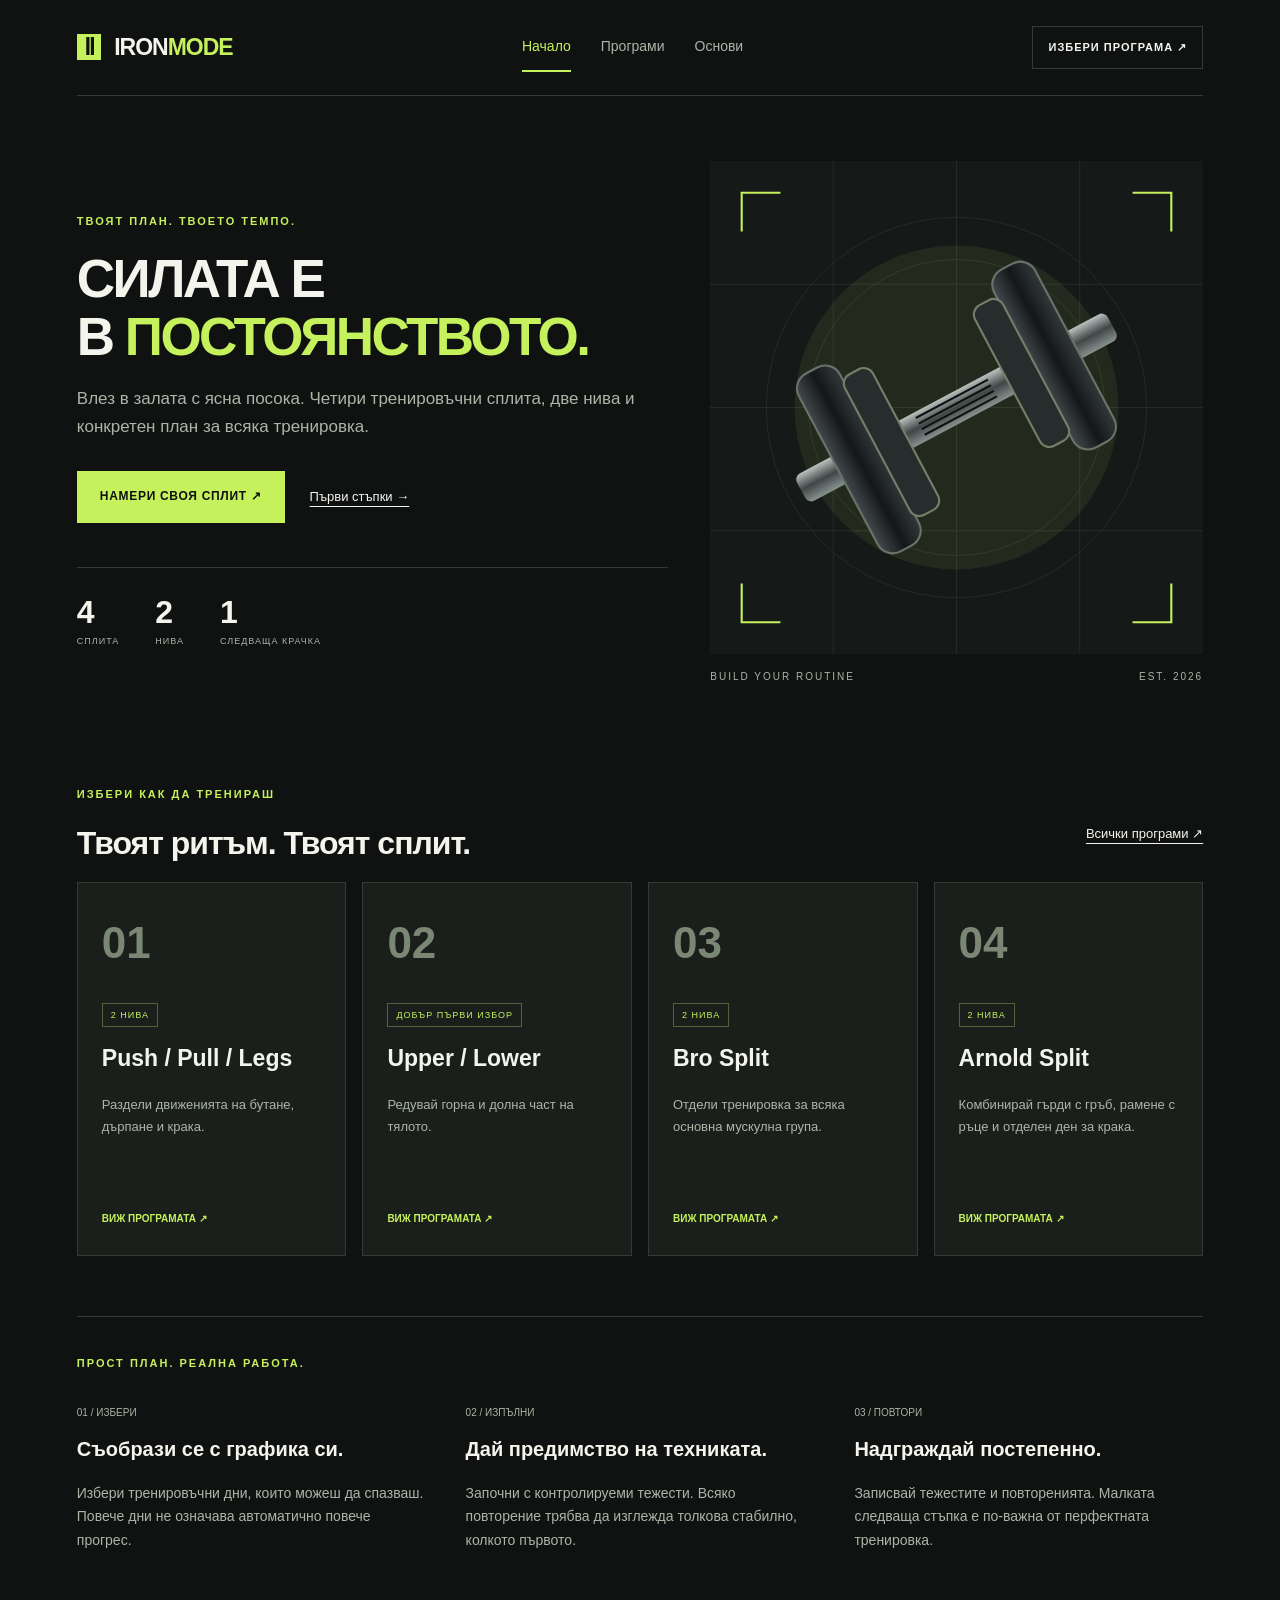
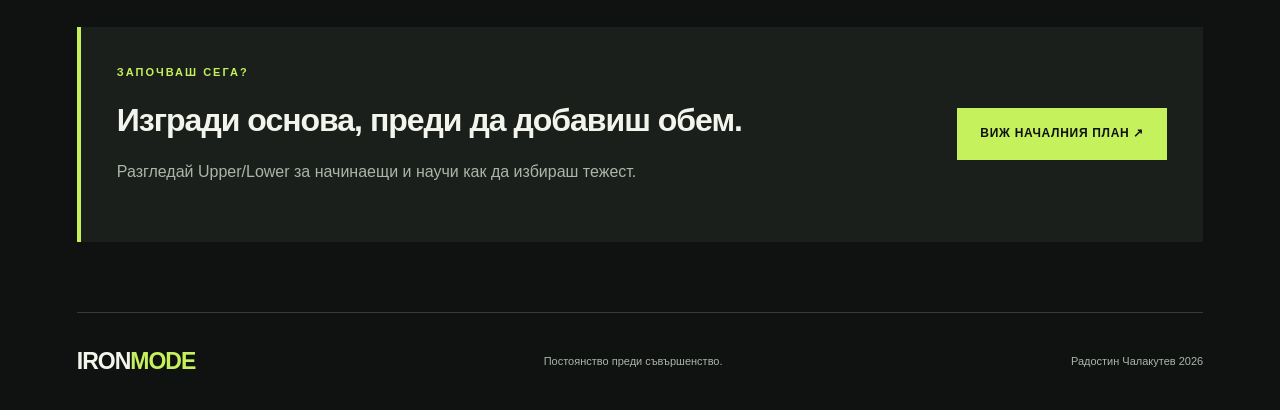
<file: index.html>
<!DOCTYPE html>
<html lang="bg">
<head>
    <meta charset="utf-8">
    <meta name="viewport" content="width=device-width, initial-scale=1">
    <meta name="description"
          content="IRON MODE: примерни фитнес програми PPL, Upper/Lower, Bro Split и Arnold Split за начинаещи и средно напреднали.">
    <title>Начало | IRON MODE</title>
    <link rel="stylesheet" href="styles.css">
    <script src="script.js" defer></script>
</head>
<body>
<a class="skip" href="#main">Към съдържанието</a>
<header class="header wrap"><a href="index.html" class="brand" aria-label="IRON MODE — начало"><span class="logo"
                                                                                                     aria-hidden="true">Ⅱ</span>
    IRON<span>MODE</span></a>
    <nav aria-label="Основна навигация"><a href="index.html" aria-current="page">Начало</a><a href="routes.html">Програми</a><a
            href="prepare.html">Основи</a></nav>
    <a class="header-cta" href="routes.html">ИЗБЕРИ ПРОГРАМА ↗</a></header>
<main id="main">
    <section class="hero wrap">
        <div><p class="eyebrow">ТВОЯТ ПЛАН. ТВОЕТО ТЕМПО.</p>
            <h1>СИЛАТА Е<br>В <em>ПОСТОЯНСТВОТО.</em></h1>
            <p class="lead">Влез в залата с ясна посока. Четири тренировъчни сплита, две нива и конкретен план за всяка
                тренировка.</p>
            <div class="actions"><a class="button" href="routes.html">НАМЕРИ СВОЯ СПЛИТ ↗</a><a class="text-link"
                                                                                                href="prepare.html">Първи
                стъпки →</a></div>
            <div class="hero-stats">
                <span><strong>4</strong> СПЛИТА</span><span><strong>2</strong> НИВА</span><span><strong>1</strong> СЛЕДВАЩА КРАЧКА</span>
            </div>
        </div>
        <figure class="hero-art"><img src="iron.svg" alt="Стилизирана метална гира върху тъмен фон със зелени акценти">
            <figcaption><span>BUILD YOUR ROUTINE</span><span>EST. 2026</span></figcaption>
        </figure>
    </section>
    <section class="wrap section">
        <div class="section-heading">
            <div><p class="eyebrow">ИЗБЕРИ КАК ДА ТРЕНИРАШ</p>
                <h2>Твоят ритъм. Твоят сплит.</h2></div>
            <a class="text-link" href="routes.html">Всички програми ↗</a></div>
        <div class="card-grid"><a class="split-card" href="routes.html?split=ppl"><span
                class="card-number">01</span><span class="tag">2 НИВА</span>
            <h3>Push / Pull / Legs</h3>
            <p>Раздели движенията на бутане, дърпане и крака.</p><span class="card-link">ВИЖ ПРОГРАМАТА ↗</span></a><a
                class="split-card" href="routes.html?split=upper"><span class="card-number">02</span><span class="tag">ДОБЪР ПЪРВИ ИЗБОР</span>
            <h3>Upper / Lower</h3>
            <p>Редувай горна и долна част на тялото.</p><span class="card-link">ВИЖ ПРОГРАМАТА ↗</span></a><a
                class="split-card" href="routes.html?split=bro"><span class="card-number">03</span><span class="tag">2 НИВА</span>
            <h3>Bro Split</h3>
            <p>Отдели тренировка за всяка основна мускулна група.</p><span class="card-link">ВИЖ ПРОГРАМАТА ↗</span></a><a
                class="split-card" href="routes.html?split=arnold"><span class="card-number">04</span><span class="tag">2 НИВА</span>
            <h3>Arnold Split</h3>
            <p>Комбинирай гърди с гръб, рамене с ръце и отделен ден за крака.</p><span class="card-link">ВИЖ ПРОГРАМАТА ↗</span></a>
        </div>
    </section>
    <section class="principles wrap"><h2 class="eyebrow">ПРОСТ ПЛАН. РЕАЛНА РАБОТА.</h2>
        <div class="three">
            <article><span>01 / ИЗБЕРИ</span>
                <h3>Съобрази се с графика си.</h3>
                <p>Избери тренировъчни дни, които можеш да спазваш. Повече дни не означава автоматично повече
                    прогрес.</p></article>
            <article><span>02 / ИЗПЪЛНИ</span>
                <h3>Дай предимство на техниката.</h3>
                <p>Започни с контролируеми тежести. Всяко повторение трябва да изглежда толкова стабилно, колкото
                    първото.</p></article>
            <article><span>03 / ПОВТОРИ</span>
                <h3>Надграждай постепенно.</h3>
                <p>Записвай тежестите и повторенията. Малката следваща стъпка е по-важна от перфектната тренировка.</p>
            </article>
        </div>
    </section>
    <aside class="callout wrap">
        <div><p class="eyebrow">ЗАПОЧВАШ СЕГА?</p>
            <h2>Изгради основа, преди да добавиш обем.</h2>
            <p>Разгледай Upper/Lower за начинаещи и научи как да избираш тежест.</p></div>
        <a class="button" href="routes.html?split=upper&amp;level=beginner">ВИЖ НАЧАЛНИЯ ПЛАН ↗</a></aside>
</main>
<footer class="footer wrap"><a href="index.html" class="brand">IRON<span>MODE</span></a>
    <p>Постоянство преди съвършенство.</p><small>Радостин Чалакутев 2026</small></footer>
</body>
</html>
</file>
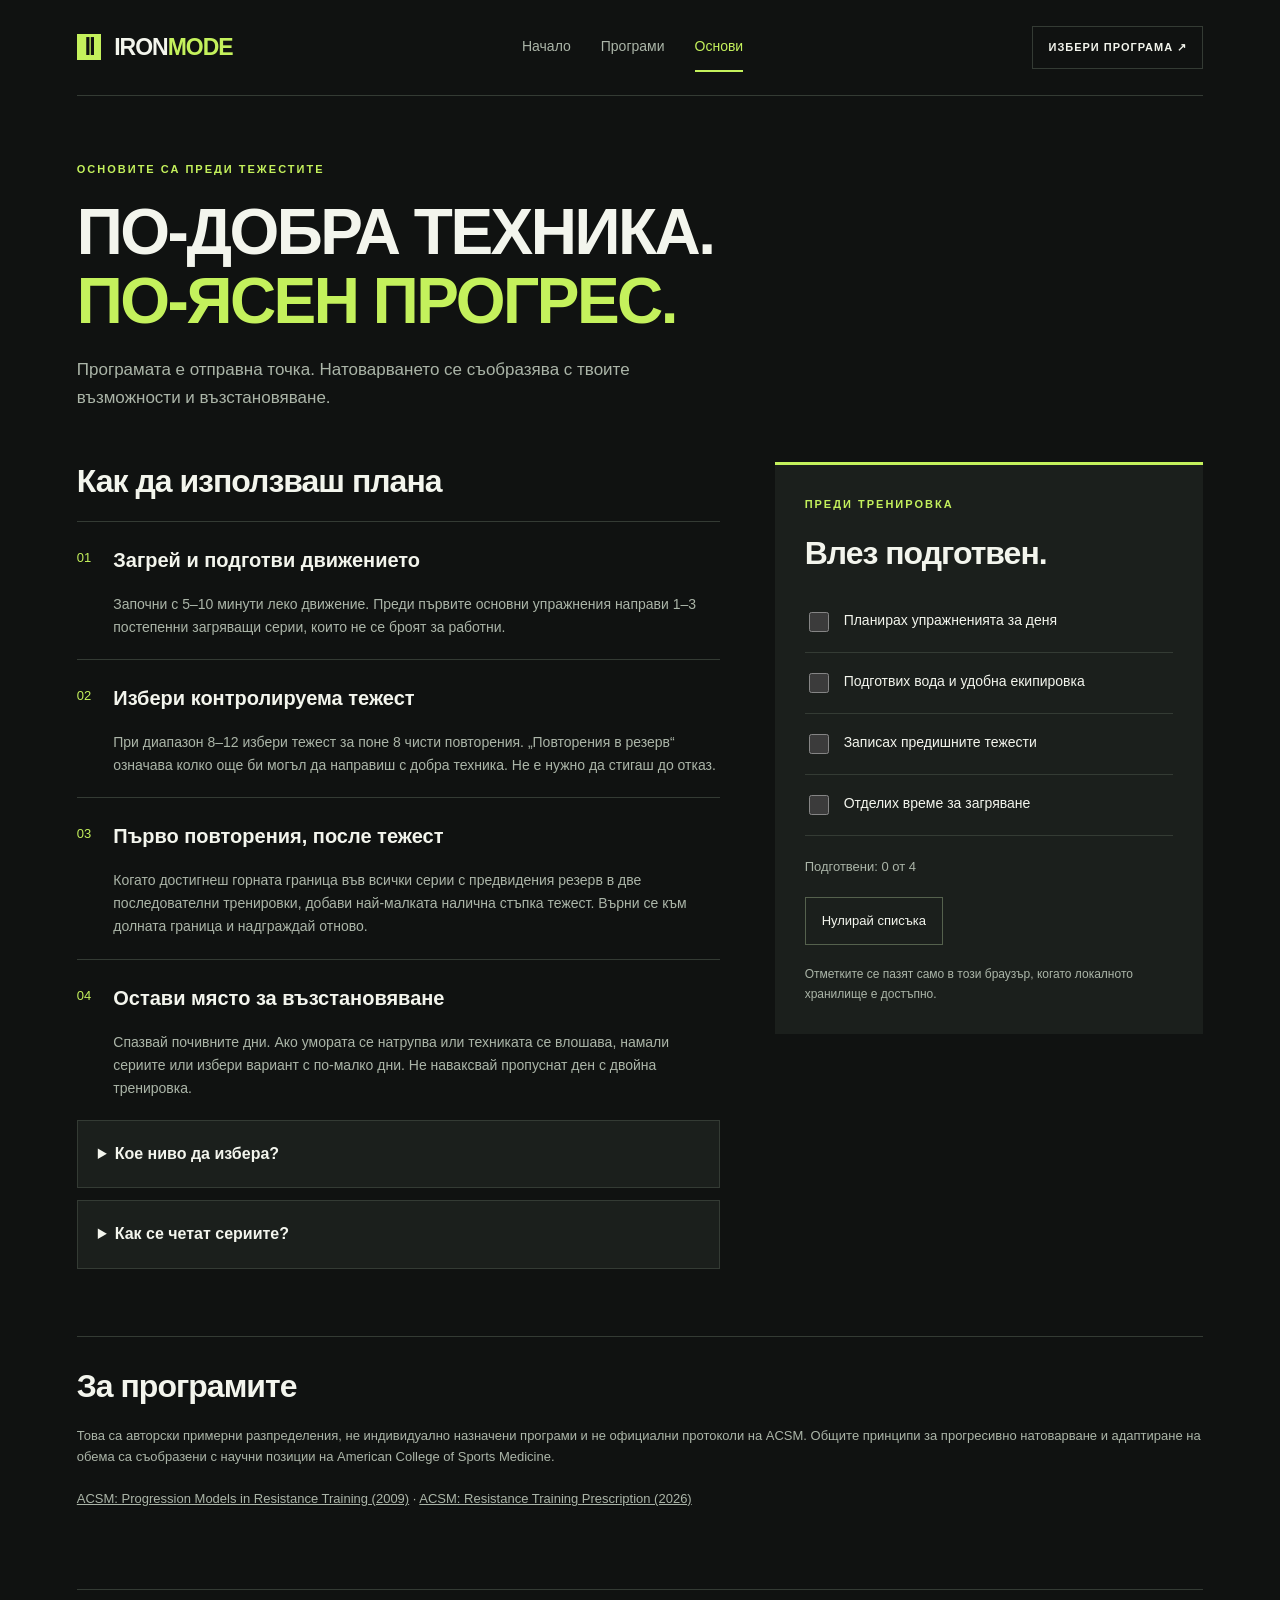
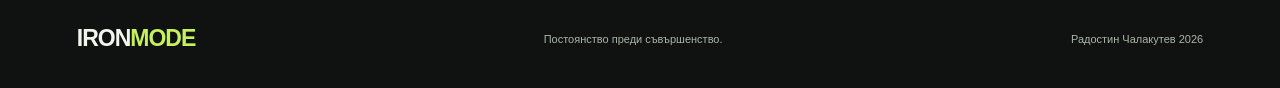
<file: prepare.html>
<!DOCTYPE html>
<html lang="bg">
<head>
    <meta charset="utf-8">
    <meta name="viewport" content="width=device-width, initial-scale=1">
    <meta name="description"
          content="IRON MODE: примерни фитнес програми PPL, Upper/Lower, Bro Split и Arnold Split за начинаещи и средно напреднали.">
    <title>Основи | IRON MODE</title>
    <link rel="stylesheet" href="styles.css">
    <script src="script.js" defer></script>
</head>
<body>
<a class="skip" href="#main">Към съдържанието</a>
<header class="header wrap"><a href="index.html" class="brand" aria-label="IRON MODE — начало"><span class="logo"
                                                                                                     aria-hidden="true">Ⅱ</span>
    IRON<span>MODE</span></a>
    <nav aria-label="Основна навигация"><a href="index.html">Начало</a><a href="routes.html">Програми</a><a
            href="prepare.html" aria-current="page">Основи</a></nav>
    <a class="header-cta" href="routes.html">ИЗБЕРИ ПРОГРАМА ↗</a></header>
<main id="main">
    <section class="page-head wrap"><p class="eyebrow">ОСНОВИТЕ СА ПРЕДИ ТЕЖЕСТИТЕ</p>
        <h1>ПО-ДОБРА ТЕХНИКА.<br><em>ПО-ЯСЕН ПРОГРЕС.</em></h1>
        <p class="lead">Програмата е отправна точка. Натоварването се съобразява с твоите възможности и
            възстановяване.</p></section>
    <div class="guide wrap">
        <section><h2>Как да използваш плана</h2>
            <article class="guide-step"><span>01</span>
                <div><h3>Загрей и подготви движението</h3>
                    <p>Започни с 5–10 минути леко движение. Преди първите основни упражнения направи 1–3 постепенни
                        загряващи серии, които не се броят за работни.</p></div>
            </article>
            <article class="guide-step"><span>02</span>
                <div><h3>Избери контролируема тежест</h3>
                    <p>При диапазон 8–12 избери тежест за поне 8 чисти повторения. „Повторения в резерв“ означава колко
                        още би могъл да направиш с добра техника. Не е нужно да стигаш до отказ.</p></div>
            </article>
            <article class="guide-step"><span>03</span>
                <div><h3>Първо повторения, после тежест</h3>
                    <p>Когато достигнеш горната граница във всички серии с предвидения резерв в две последователни
                        тренировки, добави най-малката налична стъпка тежест. Върни се към долната граница и надграждай
                        отново.</p></div>
            </article>
            <article class="guide-step"><span>04</span>
                <div><h3>Остави място за възстановяване</h3>
                    <p>Спазвай почивните дни. Ако умората се натрупва или техниката се влошава, намали сериите или
                        избери вариант с по-малко дни. Не наваксвай пропуснат ден с двойна тренировка.</p></div>
            </article>
            <details>
                <summary>Кое ниво да избера?</summary>
                <p>„Начинаещи“ е за хора, които още изграждат техника и постоянство. „Средно напреднали“ предполага
                    устойчив тренировъчен опит и възстановяване от по-голям обем. Нивото не се определя само от месеците
                    в залата.</p></details>
            <details>
                <summary>Как се четат сериите?</summary>
                <p>„2 серии × 8–12 повторения“ означава два работни подхода с почивка между тях. За планк стойността е
                    време на серия, а не брой повторения. Двустранните упражнения с дъмбели се изпълняват едновременно,
                    освен ако инструктор не предложи друга техника.</p></details>
        </section>
        <aside class="session-card"><p class="eyebrow">ПРЕДИ ТРЕНИРОВКА</p>
            <h2>Влез подготвен.</h2>
            <div id="checklist"><label class="check-row"><input type="checkbox" value="0" name="ready"><span>Планирах упражненията за деня</span></label><label
                    class="check-row"><input type="checkbox" value="1" name="ready"><span>Подготвих вода и удобна екипировка</span></label><label
                    class="check-row"><input type="checkbox" value="2"
                                             name="ready"><span>Записах предишните тежести</span></label><label
                    class="check-row"><input type="checkbox" value="3"
                                             name="ready"><span>Отделих време за загряване</span></label></div>
            <p id="check-status" role="status">Отметни подготовката за тази тренировка.</p>
            <button type="button" class="outline-button" id="reset-checks">Нулирай списъка</button>
            <p class="small">Отметките се пазят само в този браузър, когато локалното хранилище е достъпно.</p></aside>
    </div>
    <section class="wrap sources"><h2>За програмите</h2>
        <p>Това са авторски примерни разпределения, не индивидуално назначени програми и не официални протоколи на ACSM.
            Общите принципи за прогресивно натоварване и адаптиране на обема са съобразени с научни позиции на American
            College of Sports Medicine.</p>
        <p><a href="https://pubmed.ncbi.nlm.nih.gov/19204579/">ACSM: Progression Models in Resistance Training
            (2009)</a> · <a href="https://pmc.ncbi.nlm.nih.gov/articles/PMC12965823/">ACSM: Resistance Training
            Prescription (2026)</a></p></section>
</main>
<footer class="footer wrap"><a href="index.html" class="brand">IRON<span>MODE</span></a>
    <p>Постоянство преди съвършенство.</p><small>Радостин Чалакутев 2026</small></footer>
</body>
</html>
</file>
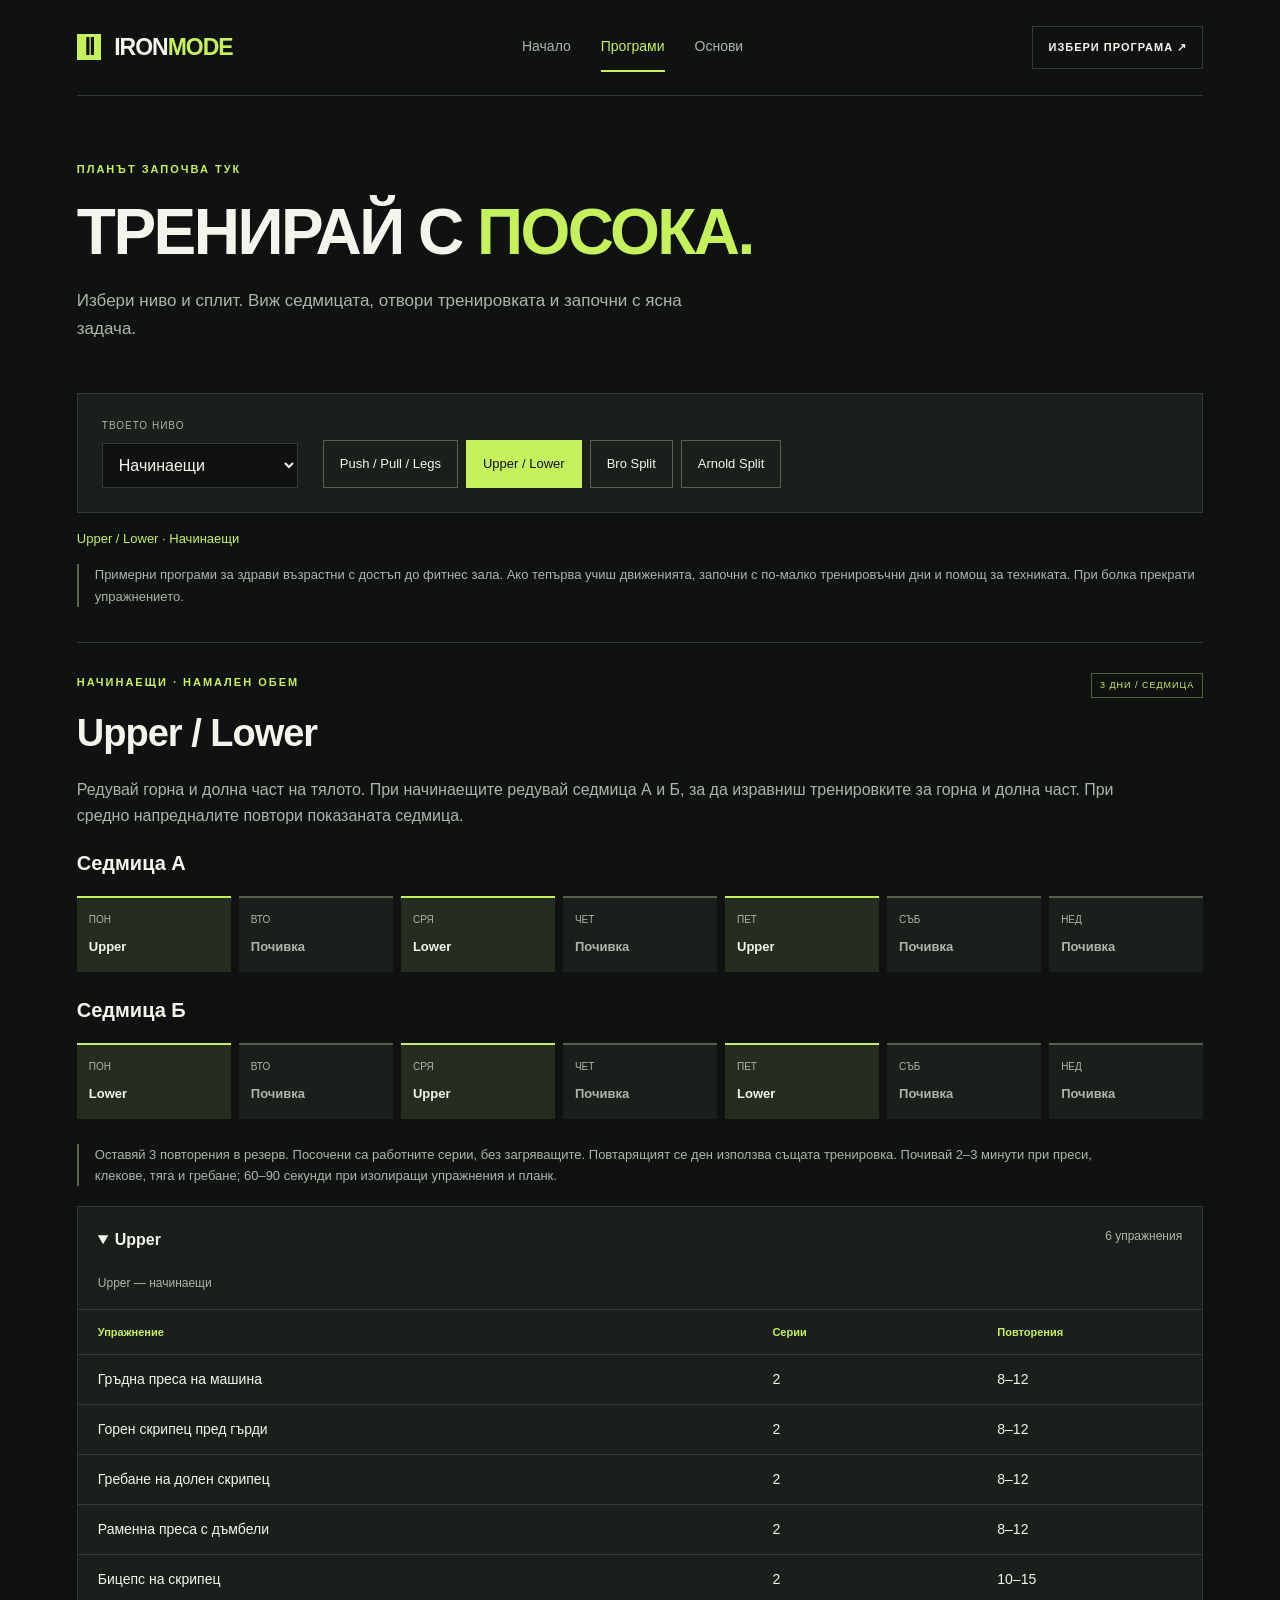
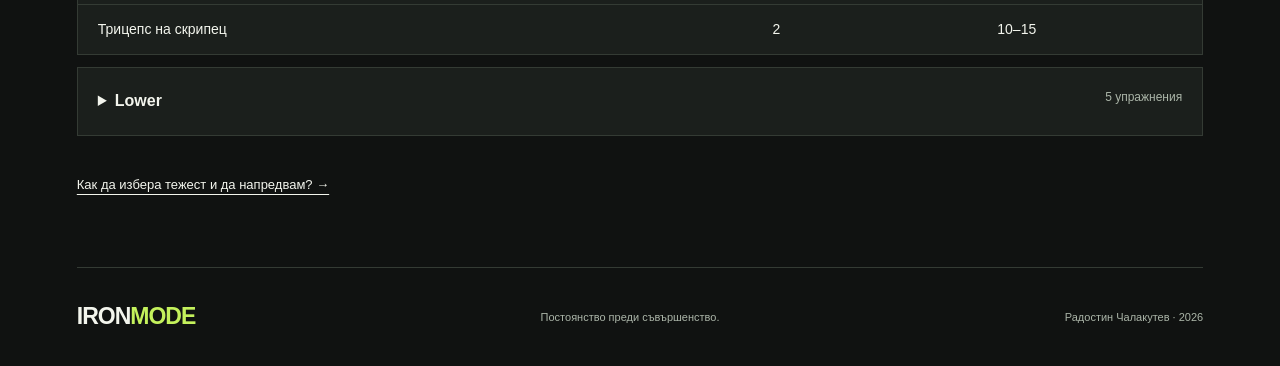
<file: routes.html>
<!DOCTYPE html>
<html lang="bg">
<head>
    <meta charset="utf-8">
    <meta name="viewport" content="width=device-width, initial-scale=1">
    <meta name="description"
          content="IRON MODE: примерни фитнес програми PPL, Upper/Lower, Bro Split и Arnold Split за начинаещи и средно напреднали.">
    <title>Програми | IRON MODE</title>
    <link rel="stylesheet" href="styles.css">
    <script src="script.js" defer></script>
</head>
<body>
<a class="skip" href="#main">Към съдържанието</a>
<header class="header wrap"><a href="index.html" class="brand" aria-label="IRON MODE — начало"><span class="logo"
                                                                                                     aria-hidden="true">Ⅱ</span>
    IRON<span>MODE</span></a>
    <nav aria-label="Основна навигация"><a href="index.html">Начало</a><a href="routes.html" aria-current="page">Програми</a><a
            href="prepare.html">Основи</a></nav>
    <a class="header-cta" href="routes.html">ИЗБЕРИ ПРОГРАМА ↗</a></header>
<main id="main">
    <section class="page-head wrap"><p class="eyebrow">ПЛАНЪТ ЗАПОЧВА ТУК</p>
        <h1>ТРЕНИРАЙ С <em>ПОСОКА.</em></h1>
        <p class="lead">Избери ниво и сплит. Виж седмицата, отвори тренировката и започни с ясна задача.</p></section>
    <section class="wrap programs" aria-label="Тренировъчни програми">
        <div class="controls" hidden>
            <div><label for="level">ТВОЕТО НИВО</label><select id="level">
                <option value="beginner">Начинаещи</option>
                <option value="intermediate">Средно напреднали</option>
            </select></div>
            <div class="filter-group" role="group" aria-label="Избор на сплит">
                <button type="button" data-filter="ppl" aria-pressed="false">Push / Pull / Legs</button>
                <button type="button" data-filter="upper" aria-pressed="true">Upper / Lower</button>
                <button type="button" data-filter="bro" aria-pressed="false">Bro Split</button>
                <button type="button" data-filter="arnold" aria-pressed="false">Arnold Split</button>
            </div>
        </div>
        <p id="program-status" role="status"></p>
        <p class="notice">Примерни програми за здрави възрастни с достъп до фитнес зала. Ако тепърва учиш движенията,
            започни с по-малко тренировъчни дни и помощ за техниката. При болка прекрати упражнението.</p>
        <noscript><p>Без JavaScript всички осем варианта са показани по-долу.</p></noscript>
        <article class="program" data-split="ppl" data-level="beginner" id="ppl-beginner">
            <div class="program-title">
                <div><p class="eyebrow">НАЧИНАЕЩИ · НАМАЛЕН ОБЕМ</p>
                    <h2>Push / Pull / Legs</h2></div>
                <span class="tag">3 ДНИ / СЕДМИЦА</span></div>
            <p>Раздели движенията на бутане, дърпане и крака. Началният вариант е 3-дневна адаптация. Шестдневният
                вариант е за трениращи с изградена техника и достатъчно възстановяване.</p>
            <h3>Седмичен график</h3>
            <ol class="week">
                <li class=""><span>ПОН</span><strong>Push</strong></li>
                <li class="rest"><span>ВТО</span><strong>Почивка</strong></li>
                <li class=""><span>СРЯ</span><strong>Pull</strong></li>
                <li class="rest"><span>ЧЕТ</span><strong>Почивка</strong></li>
                <li class=""><span>ПЕТ</span><strong>Legs</strong></li>
                <li class="rest"><span>СЪБ</span><strong>Почивка</strong></li>
                <li class="rest"><span>НЕД</span><strong>Почивка</strong></li>
            </ol>
            <p class="plan-note">Оставяй 3 повторения в резерв. Посочени са работните серии, без загряващите.
                Повтарящият се ден използва същата тренировка. Почивай 2–3 минути при преси, клекове, тяга и гребане;
                60–90 секунди при изолиращи упражнения и планк.</p>
            <div class="workouts">
                <details open>
                    <summary>Push<span>5 упражнения</span></summary>
                    <table>
                        <caption>Push — начинаещи</caption>
                        <thead>
                        <tr>
                            <th scope="col">Упражнение</th>
                            <th scope="col">Серии</th>
                            <th scope="col">Повторения</th>
                        </tr>
                        </thead>
                        <tbody>
                        <tr>
                            <th scope="row">Гръдна преса на машина</th>
                            <td>2</td>
                            <td>8–12</td>
                        </tr>
                        <tr>
                            <th scope="row">Полулег с дъмбели</th>
                            <td>2</td>
                            <td>8–12</td>
                        </tr>
                        <tr>
                            <th scope="row">Раменна преса с дъмбели</th>
                            <td>2</td>
                            <td>8–12</td>
                        </tr>
                        <tr>
                            <th scope="row">Странично вдигане с дъмбели</th>
                            <td>2</td>
                            <td>12–15</td>
                        </tr>
                        <tr>
                            <th scope="row">Трицепс на скрипец</th>
                            <td>2</td>
                            <td>10–15</td>
                        </tr>
                        </tbody>
                    </table>
                </details>
                <details>
                    <summary>Pull<span>5 упражнения</span></summary>
                    <table>
                        <caption>Pull — начинаещи</caption>
                        <thead>
                        <tr>
                            <th scope="col">Упражнение</th>
                            <th scope="col">Серии</th>
                            <th scope="col">Повторения</th>
                        </tr>
                        </thead>
                        <tbody>
                        <tr>
                            <th scope="row">Горен скрипец пред гърди</th>
                            <td>2</td>
                            <td>8–12</td>
                        </tr>
                        <tr>
                            <th scope="row">Гребане с опора за гърди</th>
                            <td>2</td>
                            <td>8–12</td>
                        </tr>
                        <tr>
                            <th scope="row">Обратен пек-дек</th>
                            <td>2</td>
                            <td>12–15</td>
                        </tr>
                        <tr>
                            <th scope="row">Бицепсово сгъване с дъмбели</th>
                            <td>2</td>
                            <td>10–12</td>
                        </tr>
                        <tr>
                            <th scope="row">Чуково сгъване</th>
                            <td>2</td>
                            <td>10–12</td>
                        </tr>
                        </tbody>
                    </table>
                </details>
                <details>
                    <summary>Legs<span>5 упражнения</span></summary>
                    <table>
                        <caption>Legs — начинаещи</caption>
                        <thead>
                        <tr>
                            <th scope="col">Упражнение</th>
                            <th scope="col">Серии</th>
                            <th scope="col">Повторения</th>
                        </tr>
                        </thead>
                        <tbody>
                        <tr>
                            <th scope="row">Лег преса</th>
                            <td>2</td>
                            <td>10–12</td>
                        </tr>
                        <tr>
                            <th scope="row">Румънска тяга с дъмбели</th>
                            <td>2</td>
                            <td>8–12</td>
                        </tr>
                        <tr>
                            <th scope="row">Бедрено сгъване на машина</th>
                            <td>2</td>
                            <td>10–15</td>
                        </tr>
                        <tr>
                            <th scope="row">Повдигане за прасци</th>
                            <td>2</td>
                            <td>12–15</td>
                        </tr>
                        <tr>
                            <th scope="row">Планк</th>
                            <td>2</td>
                            <td>20–40 сек.</td>
                        </tr>
                        </tbody>
                    </table>
                </details>
            </div>
        </article>
        <article class="program" data-split="ppl" data-level="intermediate" id="ppl-intermediate">
            <div class="program-title">
                <div><p class="eyebrow">СРЕДНО НАПРЕДНАЛИ · ПОВЕЧЕ ОБЕМ</p>
                    <h2>Push / Pull / Legs</h2></div>
                <span class="tag">6 ДНИ / СЕДМИЦА</span></div>
            <p>Раздели движенията на бутане, дърпане и крака. Началният вариант е 3-дневна адаптация. Шестдневният
                вариант е за трениращи с изградена техника и достатъчно възстановяване.</p>
            <h3>Седмичен график</h3>
            <ol class="week">
                <li class=""><span>ПОН</span><strong>Push</strong></li>
                <li class=""><span>ВТО</span><strong>Pull</strong></li>
                <li class=""><span>СРЯ</span><strong>Legs</strong></li>
                <li class=""><span>ЧЕТ</span><strong>Push</strong></li>
                <li class=""><span>ПЕТ</span><strong>Pull</strong></li>
                <li class=""><span>СЪБ</span><strong>Legs</strong></li>
                <li class="rest"><span>НЕД</span><strong>Почивка</strong></li>
            </ol>
            <p class="plan-note">Оставяй около 2 повторения в резерв. Посочени са работните серии, без загряващите.
                Повтарящият се ден използва същата тренировка. Почивай 2–3 минути при преси, клекове, тяга и гребане;
                60–90 секунди при изолиращи упражнения и планк.</p>
            <div class="workouts">
                <details open>
                    <summary>Push<span>5 упражнения</span></summary>
                    <table>
                        <caption>Push — средно напреднали</caption>
                        <thead>
                        <tr>
                            <th scope="col">Упражнение</th>
                            <th scope="col">Серии</th>
                            <th scope="col">Повторения</th>
                        </tr>
                        </thead>
                        <tbody>
                        <tr>
                            <th scope="row">Гръдна преса на машина</th>
                            <td>3</td>
                            <td>8–12</td>
                        </tr>
                        <tr>
                            <th scope="row">Полулег с дъмбели</th>
                            <td>3</td>
                            <td>8–12</td>
                        </tr>
                        <tr>
                            <th scope="row">Раменна преса с дъмбели</th>
                            <td>3</td>
                            <td>8–10</td>
                        </tr>
                        <tr>
                            <th scope="row">Странично вдигане с дъмбели</th>
                            <td>3</td>
                            <td>12–15</td>
                        </tr>
                        <tr>
                            <th scope="row">Трицепс на скрипец</th>
                            <td>3</td>
                            <td>10–15</td>
                        </tr>
                        </tbody>
                    </table>
                </details>
                <details>
                    <summary>Pull<span>5 упражнения</span></summary>
                    <table>
                        <caption>Pull — средно напреднали</caption>
                        <thead>
                        <tr>
                            <th scope="col">Упражнение</th>
                            <th scope="col">Серии</th>
                            <th scope="col">Повторения</th>
                        </tr>
                        </thead>
                        <tbody>
                        <tr>
                            <th scope="row">Горен скрипец пред гърди</th>
                            <td>3</td>
                            <td>8–12</td>
                        </tr>
                        <tr>
                            <th scope="row">Гребане с опора за гърди</th>
                            <td>3</td>
                            <td>8–12</td>
                        </tr>
                        <tr>
                            <th scope="row">Обратен пек-дек</th>
                            <td>3</td>
                            <td>12–15</td>
                        </tr>
                        <tr>
                            <th scope="row">Бицепсово сгъване с дъмбели</th>
                            <td>3</td>
                            <td>10–12</td>
                        </tr>
                        <tr>
                            <th scope="row">Чуково сгъване</th>
                            <td>3</td>
                            <td>10–12</td>
                        </tr>
                        </tbody>
                    </table>
                </details>
                <details>
                    <summary>Legs<span>5 упражнения</span></summary>
                    <table>
                        <caption>Legs — средно напреднали</caption>
                        <thead>
                        <tr>
                            <th scope="col">Упражнение</th>
                            <th scope="col">Серии</th>
                            <th scope="col">Повторения</th>
                        </tr>
                        </thead>
                        <tbody>
                        <tr>
                            <th scope="row">Лег преса</th>
                            <td>3</td>
                            <td>10–12</td>
                        </tr>
                        <tr>
                            <th scope="row">Румънска тяга с дъмбели</th>
                            <td>3</td>
                            <td>8–10</td>
                        </tr>
                        <tr>
                            <th scope="row">Бедрено сгъване на машина</th>
                            <td>3</td>
                            <td>10–15</td>
                        </tr>
                        <tr>
                            <th scope="row">Повдигане за прасци</th>
                            <td>3</td>
                            <td>12–15</td>
                        </tr>
                        <tr>
                            <th scope="row">Планк</th>
                            <td>2</td>
                            <td>30–45 сек.</td>
                        </tr>
                        </tbody>
                    </table>
                </details>
            </div>
        </article>
        <article class="program" data-split="upper" data-level="beginner" id="upper-beginner">
            <div class="program-title">
                <div><p class="eyebrow">НАЧИНАЕЩИ · НАМАЛЕН ОБЕМ</p>
                    <h2>Upper / Lower</h2></div>
                <span class="tag">3 ДНИ / СЕДМИЦА</span></div>
            <p>Редувай горна и долна част на тялото. При начинаещите редувай седмица А и Б, за да изравниш тренировките
                за горна и долна част. При средно напредналите повтори показаната седмица.</p>
            <h3>Седмица А</h3>
            <ol class="week">
                <li class=""><span>ПОН</span><strong>Upper</strong></li>
                <li class="rest"><span>ВТО</span><strong>Почивка</strong></li>
                <li class=""><span>СРЯ</span><strong>Lower</strong></li>
                <li class="rest"><span>ЧЕТ</span><strong>Почивка</strong></li>
                <li class=""><span>ПЕТ</span><strong>Upper</strong></li>
                <li class="rest"><span>СЪБ</span><strong>Почивка</strong></li>
                <li class="rest"><span>НЕД</span><strong>Почивка</strong></li>
            </ol>
            <h3>Седмица Б</h3>
            <ol class="week">
                <li class=""><span>ПОН</span><strong>Lower</strong></li>
                <li class="rest"><span>ВТО</span><strong>Почивка</strong></li>
                <li class=""><span>СРЯ</span><strong>Upper</strong></li>
                <li class="rest"><span>ЧЕТ</span><strong>Почивка</strong></li>
                <li class=""><span>ПЕТ</span><strong>Lower</strong></li>
                <li class="rest"><span>СЪБ</span><strong>Почивка</strong></li>
                <li class="rest"><span>НЕД</span><strong>Почивка</strong></li>
            </ol>
            <p class="plan-note">Оставяй 3 повторения в резерв. Посочени са работните серии, без загряващите.
                Повтарящият се ден използва същата тренировка. Почивай 2–3 минути при преси, клекове, тяга и гребане;
                60–90 секунди при изолиращи упражнения и планк.</p>
            <div class="workouts">
                <details open>
                    <summary>Upper<span>6 упражнения</span></summary>
                    <table>
                        <caption>Upper — начинаещи</caption>
                        <thead>
                        <tr>
                            <th scope="col">Упражнение</th>
                            <th scope="col">Серии</th>
                            <th scope="col">Повторения</th>
                        </tr>
                        </thead>
                        <tbody>
                        <tr>
                            <th scope="row">Гръдна преса на машина</th>
                            <td>2</td>
                            <td>8–12</td>
                        </tr>
                        <tr>
                            <th scope="row">Горен скрипец пред гърди</th>
                            <td>2</td>
                            <td>8–12</td>
                        </tr>
                        <tr>
                            <th scope="row">Гребане на долен скрипец</th>
                            <td>2</td>
                            <td>8–12</td>
                        </tr>
                        <tr>
                            <th scope="row">Раменна преса с дъмбели</th>
                            <td>2</td>
                            <td>8–12</td>
                        </tr>
                        <tr>
                            <th scope="row">Бицепс на скрипец</th>
                            <td>2</td>
                            <td>10–15</td>
                        </tr>
                        <tr>
                            <th scope="row">Трицепс на скрипец</th>
                            <td>2</td>
                            <td>10–15</td>
                        </tr>
                        </tbody>
                    </table>
                </details>
                <details>
                    <summary>Lower<span>5 упражнения</span></summary>
                    <table>
                        <caption>Lower — начинаещи</caption>
                        <thead>
                        <tr>
                            <th scope="col">Упражнение</th>
                            <th scope="col">Серии</th>
                            <th scope="col">Повторения</th>
                        </tr>
                        </thead>
                        <tbody>
                        <tr>
                            <th scope="row">Гоблет клек</th>
                            <td>2</td>
                            <td>10–12</td>
                        </tr>
                        <tr>
                            <th scope="row">Румънска тяга с дъмбели</th>
                            <td>2</td>
                            <td>8–12</td>
                        </tr>
                        <tr>
                            <th scope="row">Бедрено сгъване на машина</th>
                            <td>2</td>
                            <td>10–15</td>
                        </tr>
                        <tr>
                            <th scope="row">Повдигане за прасци</th>
                            <td>2</td>
                            <td>12–15</td>
                        </tr>
                        <tr>
                            <th scope="row">Планк</th>
                            <td>2</td>
                            <td>20–40 сек.</td>
                        </tr>
                        </tbody>
                    </table>
                </details>
            </div>
        </article>
        <article class="program" data-split="upper" data-level="intermediate" id="upper-intermediate">
            <div class="program-title">
                <div><p class="eyebrow">СРЕДНО НАПРЕДНАЛИ · ПОВЕЧЕ ОБЕМ</p>
                    <h2>Upper / Lower</h2></div>
                <span class="tag">4 ДНИ / СЕДМИЦА</span></div>
            <p>Редувай горна и долна част на тялото. При начинаещите редувай седмица А и Б, за да изравниш тренировките
                за горна и долна част. При средно напредналите повтори показаната седмица.</p>
            <h3>Седмичен график</h3>
            <ol class="week">
                <li class=""><span>ПОН</span><strong>Upper</strong></li>
                <li class=""><span>ВТО</span><strong>Lower</strong></li>
                <li class="rest"><span>СРЯ</span><strong>Почивка</strong></li>
                <li class=""><span>ЧЕТ</span><strong>Upper</strong></li>
                <li class=""><span>ПЕТ</span><strong>Lower</strong></li>
                <li class="rest"><span>СЪБ</span><strong>Почивка</strong></li>
                <li class="rest"><span>НЕД</span><strong>Почивка</strong></li>
            </ol>
            <p class="plan-note">Оставяй около 2 повторения в резерв. Посочени са работните серии, без загряващите.
                Повтарящият се ден използва същата тренировка. Почивай 2–3 минути при преси, клекове, тяга и гребане;
                60–90 секунди при изолиращи упражнения и планк.</p>
            <div class="workouts">
                <details open>
                    <summary>Upper<span>6 упражнения</span></summary>
                    <table>
                        <caption>Upper — средно напреднали</caption>
                        <thead>
                        <tr>
                            <th scope="col">Упражнение</th>
                            <th scope="col">Серии</th>
                            <th scope="col">Повторения</th>
                        </tr>
                        </thead>
                        <tbody>
                        <tr>
                            <th scope="row">Гръдна преса на машина</th>
                            <td>3</td>
                            <td>8–12</td>
                        </tr>
                        <tr>
                            <th scope="row">Горен скрипец пред гърди</th>
                            <td>3</td>
                            <td>8–12</td>
                        </tr>
                        <tr>
                            <th scope="row">Гребане на долен скрипец</th>
                            <td>3</td>
                            <td>8–12</td>
                        </tr>
                        <tr>
                            <th scope="row">Раменна преса с дъмбели</th>
                            <td>3</td>
                            <td>8–12</td>
                        </tr>
                        <tr>
                            <th scope="row">Бицепс на скрипец</th>
                            <td>3</td>
                            <td>10–15</td>
                        </tr>
                        <tr>
                            <th scope="row">Трицепс на скрипец</th>
                            <td>3</td>
                            <td>10–15</td>
                        </tr>
                        </tbody>
                    </table>
                </details>
                <details>
                    <summary>Lower<span>5 упражнения</span></summary>
                    <table>
                        <caption>Lower — средно напреднали</caption>
                        <thead>
                        <tr>
                            <th scope="col">Упражнение</th>
                            <th scope="col">Серии</th>
                            <th scope="col">Повторения</th>
                        </tr>
                        </thead>
                        <tbody>
                        <tr>
                            <th scope="row">Гоблет клек</th>
                            <td>3</td>
                            <td>8–12</td>
                        </tr>
                        <tr>
                            <th scope="row">Румънска тяга с дъмбели</th>
                            <td>3</td>
                            <td>8–10</td>
                        </tr>
                        <tr>
                            <th scope="row">Бедрено сгъване на машина</th>
                            <td>3</td>
                            <td>10–15</td>
                        </tr>
                        <tr>
                            <th scope="row">Повдигане за прасци</th>
                            <td>3</td>
                            <td>12–15</td>
                        </tr>
                        <tr>
                            <th scope="row">Планк</th>
                            <td>2</td>
                            <td>30–45 сек.</td>
                        </tr>
                        </tbody>
                    </table>
                </details>
            </div>
        </article>
        <article class="program" data-split="bro" data-level="beginner" id="bro-beginner">
            <div class="program-title">
                <div><p class="eyebrow">НАЧИНАЕЩИ · НАМАЛЕН ОБЕМ</p>
                    <h2>Bro Split</h2></div>
                <span class="tag">5 ДНИ / СЕДМИЦА</span></div>
            <p>Отдели тренировка за всяка основна мускулна група. Началният вариант е с намален обем, но изисква 5
                посещения. За първи месеци Upper/Lower е по-практичен избор. Всяка група тук има един основен ден
                седмично.</p>
            <h3>Седмичен график</h3>
            <ol class="week">
                <li class=""><span>ПОН</span><strong>Гърди</strong></li>
                <li class=""><span>ВТО</span><strong>Гръб</strong></li>
                <li class=""><span>СРЯ</span><strong>Крака</strong></li>
                <li class="rest"><span>ЧЕТ</span><strong>Почивка</strong></li>
                <li class=""><span>ПЕТ</span><strong>Рамене</strong></li>
                <li class=""><span>СЪБ</span><strong>Ръце</strong></li>
                <li class="rest"><span>НЕД</span><strong>Почивка</strong></li>
            </ol>
            <p class="plan-note">Оставяй 3 повторения в резерв. Посочени са работните серии, без загряващите.
                Повтарящият се ден използва същата тренировка. Почивай 2–3 минути при преси, клекове, тяга и гребане;
                60–90 секунди при изолиращи упражнения и планк.</p>
            <div class="workouts">
                <details open>
                    <summary>Гърди<span>3 упражнения</span></summary>
                    <table>
                        <caption>Гърди — начинаещи</caption>
                        <thead>
                        <tr>
                            <th scope="col">Упражнение</th>
                            <th scope="col">Серии</th>
                            <th scope="col">Повторения</th>
                        </tr>
                        </thead>
                        <tbody>
                        <tr>
                            <th scope="row">Гръдна преса на машина</th>
                            <td>2</td>
                            <td>8–12</td>
                        </tr>
                        <tr>
                            <th scope="row">Полулег с дъмбели</th>
                            <td>2</td>
                            <td>8–12</td>
                        </tr>
                        <tr>
                            <th scope="row">Пек-дек</th>
                            <td>2</td>
                            <td>12–15</td>
                        </tr>
                        </tbody>
                    </table>
                </details>
                <details>
                    <summary>Гръб<span>3 упражнения</span></summary>
                    <table>
                        <caption>Гръб — начинаещи</caption>
                        <thead>
                        <tr>
                            <th scope="col">Упражнение</th>
                            <th scope="col">Серии</th>
                            <th scope="col">Повторения</th>
                        </tr>
                        </thead>
                        <tbody>
                        <tr>
                            <th scope="row">Горен скрипец пред гърди</th>
                            <td>2</td>
                            <td>8–12</td>
                        </tr>
                        <tr>
                            <th scope="row">Гребане с опора за гърди</th>
                            <td>2</td>
                            <td>8–12</td>
                        </tr>
                        <tr>
                            <th scope="row">Пулоувър на скрипец</th>
                            <td>2</td>
                            <td>12–15</td>
                        </tr>
                        </tbody>
                    </table>
                </details>
                <details>
                    <summary>Крака<span>4 упражнения</span></summary>
                    <table>
                        <caption>Крака — начинаещи</caption>
                        <thead>
                        <tr>
                            <th scope="col">Упражнение</th>
                            <th scope="col">Серии</th>
                            <th scope="col">Повторения</th>
                        </tr>
                        </thead>
                        <tbody>
                        <tr>
                            <th scope="row">Лег преса</th>
                            <td>2</td>
                            <td>10–12</td>
                        </tr>
                        <tr>
                            <th scope="row">Румънска тяга с дъмбели</th>
                            <td>2</td>
                            <td>8–12</td>
                        </tr>
                        <tr>
                            <th scope="row">Бедрено сгъване на машина</th>
                            <td>2</td>
                            <td>10–15</td>
                        </tr>
                        <tr>
                            <th scope="row">Повдигане за прасци</th>
                            <td>2</td>
                            <td>12–15</td>
                        </tr>
                        </tbody>
                    </table>
                </details>
                <details>
                    <summary>Рамене<span>3 упражнения</span></summary>
                    <table>
                        <caption>Рамене — начинаещи</caption>
                        <thead>
                        <tr>
                            <th scope="col">Упражнение</th>
                            <th scope="col">Серии</th>
                            <th scope="col">Повторения</th>
                        </tr>
                        </thead>
                        <tbody>
                        <tr>
                            <th scope="row">Раменна преса с дъмбели</th>
                            <td>2</td>
                            <td>8–12</td>
                        </tr>
                        <tr>
                            <th scope="row">Странично вдигане с дъмбели</th>
                            <td>2</td>
                            <td>12–15</td>
                        </tr>
                        <tr>
                            <th scope="row">Обратен пек-дек</th>
                            <td>2</td>
                            <td>12–15</td>
                        </tr>
                        </tbody>
                    </table>
                </details>
                <details>
                    <summary>Ръце<span>4 упражнения</span></summary>
                    <table>
                        <caption>Ръце — начинаещи</caption>
                        <thead>
                        <tr>
                            <th scope="col">Упражнение</th>
                            <th scope="col">Серии</th>
                            <th scope="col">Повторения</th>
                        </tr>
                        </thead>
                        <tbody>
                        <tr>
                            <th scope="row">Бицепсово сгъване с дъмбели</th>
                            <td>2</td>
                            <td>10–12</td>
                        </tr>
                        <tr>
                            <th scope="row">Трицепс на скрипец</th>
                            <td>2</td>
                            <td>10–15</td>
                        </tr>
                        <tr>
                            <th scope="row">Чуково сгъване</th>
                            <td>2</td>
                            <td>10–12</td>
                        </tr>
                        <tr>
                            <th scope="row">Трицепсово разгъване над глава на скрипец</th>
                            <td>2</td>
                            <td>10–15</td>
                        </tr>
                        </tbody>
                    </table>
                </details>
            </div>
        </article>
        <article class="program" data-split="bro" data-level="intermediate" id="bro-intermediate">
            <div class="program-title">
                <div><p class="eyebrow">СРЕДНО НАПРЕДНАЛИ · ПОВЕЧЕ ОБЕМ</p>
                    <h2>Bro Split</h2></div>
                <span class="tag">5 ДНИ / СЕДМИЦА</span></div>
            <p>Отдели тренировка за всяка основна мускулна група. Началният вариант е с намален обем, но изисква 5
                посещения. За първи месеци Upper/Lower е по-практичен избор. Всяка група тук има един основен ден
                седмично.</p>
            <h3>Седмичен график</h3>
            <ol class="week">
                <li class=""><span>ПОН</span><strong>Гърди</strong></li>
                <li class=""><span>ВТО</span><strong>Гръб</strong></li>
                <li class=""><span>СРЯ</span><strong>Крака</strong></li>
                <li class="rest"><span>ЧЕТ</span><strong>Почивка</strong></li>
                <li class=""><span>ПЕТ</span><strong>Рамене</strong></li>
                <li class=""><span>СЪБ</span><strong>Ръце</strong></li>
                <li class="rest"><span>НЕД</span><strong>Почивка</strong></li>
            </ol>
            <p class="plan-note">Оставяй около 2 повторения в резерв. Посочени са работните серии, без загряващите.
                Повтарящият се ден използва същата тренировка. Почивай 2–3 минути при преси, клекове, тяга и гребане;
                60–90 секунди при изолиращи упражнения и планк.</p>
            <div class="workouts">
                <details open>
                    <summary>Гърди<span>3 упражнения</span></summary>
                    <table>
                        <caption>Гърди — средно напреднали</caption>
                        <thead>
                        <tr>
                            <th scope="col">Упражнение</th>
                            <th scope="col">Серии</th>
                            <th scope="col">Повторения</th>
                        </tr>
                        </thead>
                        <tbody>
                        <tr>
                            <th scope="row">Гръдна преса на машина</th>
                            <td>3</td>
                            <td>8–12</td>
                        </tr>
                        <tr>
                            <th scope="row">Полулег с дъмбели</th>
                            <td>3</td>
                            <td>8–12</td>
                        </tr>
                        <tr>
                            <th scope="row">Пек-дек</th>
                            <td>3</td>
                            <td>12–15</td>
                        </tr>
                        </tbody>
                    </table>
                </details>
                <details>
                    <summary>Гръб<span>3 упражнения</span></summary>
                    <table>
                        <caption>Гръб — средно напреднали</caption>
                        <thead>
                        <tr>
                            <th scope="col">Упражнение</th>
                            <th scope="col">Серии</th>
                            <th scope="col">Повторения</th>
                        </tr>
                        </thead>
                        <tbody>
                        <tr>
                            <th scope="row">Горен скрипец пред гърди</th>
                            <td>3</td>
                            <td>8–12</td>
                        </tr>
                        <tr>
                            <th scope="row">Гребане с опора за гърди</th>
                            <td>3</td>
                            <td>8–12</td>
                        </tr>
                        <tr>
                            <th scope="row">Пулоувър на скрипец</th>
                            <td>3</td>
                            <td>12–15</td>
                        </tr>
                        </tbody>
                    </table>
                </details>
                <details>
                    <summary>Крака<span>4 упражнения</span></summary>
                    <table>
                        <caption>Крака — средно напреднали</caption>
                        <thead>
                        <tr>
                            <th scope="col">Упражнение</th>
                            <th scope="col">Серии</th>
                            <th scope="col">Повторения</th>
                        </tr>
                        </thead>
                        <tbody>
                        <tr>
                            <th scope="row">Лег преса</th>
                            <td>3</td>
                            <td>10–12</td>
                        </tr>
                        <tr>
                            <th scope="row">Румънска тяга с дъмбели</th>
                            <td>3</td>
                            <td>8–12</td>
                        </tr>
                        <tr>
                            <th scope="row">Бедрено сгъване на машина</th>
                            <td>3</td>
                            <td>10–15</td>
                        </tr>
                        <tr>
                            <th scope="row">Повдигане за прасци</th>
                            <td>3</td>
                            <td>12–15</td>
                        </tr>
                        </tbody>
                    </table>
                </details>
                <details>
                    <summary>Рамене<span>3 упражнения</span></summary>
                    <table>
                        <caption>Рамене — средно напреднали</caption>
                        <thead>
                        <tr>
                            <th scope="col">Упражнение</th>
                            <th scope="col">Серии</th>
                            <th scope="col">Повторения</th>
                        </tr>
                        </thead>
                        <tbody>
                        <tr>
                            <th scope="row">Раменна преса с дъмбели</th>
                            <td>3</td>
                            <td>8–12</td>
                        </tr>
                        <tr>
                            <th scope="row">Странично вдигане с дъмбели</th>
                            <td>3</td>
                            <td>12–15</td>
                        </tr>
                        <tr>
                            <th scope="row">Обратен пек-дек</th>
                            <td>3</td>
                            <td>12–15</td>
                        </tr>
                        </tbody>
                    </table>
                </details>
                <details>
                    <summary>Ръце<span>4 упражнения</span></summary>
                    <table>
                        <caption>Ръце — средно напреднали</caption>
                        <thead>
                        <tr>
                            <th scope="col">Упражнение</th>
                            <th scope="col">Серии</th>
                            <th scope="col">Повторения</th>
                        </tr>
                        </thead>
                        <tbody>
                        <tr>
                            <th scope="row">Бицепсово сгъване с дъмбели</th>
                            <td>3</td>
                            <td>10–12</td>
                        </tr>
                        <tr>
                            <th scope="row">Трицепс на скрипец</th>
                            <td>3</td>
                            <td>10–15</td>
                        </tr>
                        <tr>
                            <th scope="row">Чуково сгъване</th>
                            <td>3</td>
                            <td>10–12</td>
                        </tr>
                        <tr>
                            <th scope="row">Трицепсово разгъване над глава на скрипец</th>
                            <td>3</td>
                            <td>10–15</td>
                        </tr>
                        </tbody>
                    </table>
                </details>
            </div>
        </article>
        <article class="program" data-split="arnold" data-level="beginner" id="arnold-beginner">
            <div class="program-title">
                <div><p class="eyebrow">НАЧИНАЕЩИ · НАМАЛЕН ОБЕМ</p>
                    <h2>Arnold Split</h2></div>
                <span class="tag">3 ДНИ / СЕДМИЦА</span></div>
            <p>Комбинирай гърди с гръб, рамене с ръце и отделен ден за крака. Това е адаптация на разпределението
                Arnold, не оригиналната високoобемна програма на Арнолд. Изпълнявай упражненията последователно, без
                задължителни суперсерии.</p>
            <h3>Седмичен график</h3>
            <ol class="week">
                <li class=""><span>ПОН</span><strong>Гърди + гръб</strong></li>
                <li class="rest"><span>ВТО</span><strong>Почивка</strong></li>
                <li class=""><span>СРЯ</span><strong>Рамене + ръце</strong></li>
                <li class="rest"><span>ЧЕТ</span><strong>Почивка</strong></li>
                <li class=""><span>ПЕТ</span><strong>Крака</strong></li>
                <li class="rest"><span>СЪБ</span><strong>Почивка</strong></li>
                <li class="rest"><span>НЕД</span><strong>Почивка</strong></li>
            </ol>
            <p class="plan-note">Оставяй 3 повторения в резерв. Посочени са работните серии, без загряващите.
                Повтарящият се ден използва същата тренировка. Почивай 2–3 минути при преси, клекове, тяга и гребане;
                60–90 секунди при изолиращи упражнения и планк.</p>
            <div class="workouts">
                <details open>
                    <summary>Гърди + гръб<span>4 упражнения</span></summary>
                    <table>
                        <caption>Гърди + гръб — начинаещи</caption>
                        <thead>
                        <tr>
                            <th scope="col">Упражнение</th>
                            <th scope="col">Серии</th>
                            <th scope="col">Повторения</th>
                        </tr>
                        </thead>
                        <tbody>
                        <tr>
                            <th scope="row">Гръдна преса на машина</th>
                            <td>2</td>
                            <td>8–12</td>
                        </tr>
                        <tr>
                            <th scope="row">Горен скрипец пред гърди</th>
                            <td>2</td>
                            <td>8–12</td>
                        </tr>
                        <tr>
                            <th scope="row">Полулег с дъмбели</th>
                            <td>2</td>
                            <td>8–12</td>
                        </tr>
                        <tr>
                            <th scope="row">Гребане с опора за гърди</th>
                            <td>2</td>
                            <td>8–12</td>
                        </tr>
                        </tbody>
                    </table>
                </details>
                <details>
                    <summary>Рамене + ръце<span>5 упражнения</span></summary>
                    <table>
                        <caption>Рамене + ръце — начинаещи</caption>
                        <thead>
                        <tr>
                            <th scope="col">Упражнение</th>
                            <th scope="col">Серии</th>
                            <th scope="col">Повторения</th>
                        </tr>
                        </thead>
                        <tbody>
                        <tr>
                            <th scope="row">Раменна преса с дъмбели</th>
                            <td>2</td>
                            <td>8–12</td>
                        </tr>
                        <tr>
                            <th scope="row">Странично вдигане с дъмбели</th>
                            <td>2</td>
                            <td>12–15</td>
                        </tr>
                        <tr>
                            <th scope="row">Обратен пек-дек</th>
                            <td>2</td>
                            <td>12–15</td>
                        </tr>
                        <tr>
                            <th scope="row">Бицепсово сгъване с дъмбели</th>
                            <td>2</td>
                            <td>10–12</td>
                        </tr>
                        <tr>
                            <th scope="row">Трицепс на скрипец</th>
                            <td>2</td>
                            <td>10–15</td>
                        </tr>
                        </tbody>
                    </table>
                </details>
                <details>
                    <summary>Крака<span>4 упражнения</span></summary>
                    <table>
                        <caption>Крака — начинаещи</caption>
                        <thead>
                        <tr>
                            <th scope="col">Упражнение</th>
                            <th scope="col">Серии</th>
                            <th scope="col">Повторения</th>
                        </tr>
                        </thead>
                        <tbody>
                        <tr>
                            <th scope="row">Лег преса</th>
                            <td>2</td>
                            <td>10–12</td>
                        </tr>
                        <tr>
                            <th scope="row">Румънска тяга с дъмбели</th>
                            <td>2</td>
                            <td>8–12</td>
                        </tr>
                        <tr>
                            <th scope="row">Бедрено сгъване на машина</th>
                            <td>2</td>
                            <td>10–15</td>
                        </tr>
                        <tr>
                            <th scope="row">Повдигане за прасци</th>
                            <td>2</td>
                            <td>12–15</td>
                        </tr>
                        </tbody>
                    </table>
                </details>
            </div>
        </article>
        <article class="program" data-split="arnold" data-level="intermediate" id="arnold-intermediate">
            <div class="program-title">
                <div><p class="eyebrow">СРЕДНО НАПРЕДНАЛИ · ПОВЕЧЕ ОБЕМ</p>
                    <h2>Arnold Split</h2></div>
                <span class="tag">6 ДНИ / СЕДМИЦА</span></div>
            <p>Комбинирай гърди с гръб, рамене с ръце и отделен ден за крака. Това е адаптация на разпределението
                Arnold, не оригиналната високoобемна програма на Арнолд. Изпълнявай упражненията последователно, без
                задължителни суперсерии.</p>
            <h3>Седмичен график</h3>
            <ol class="week">
                <li class=""><span>ПОН</span><strong>Гърди + гръб</strong></li>
                <li class=""><span>ВТО</span><strong>Рамене + ръце</strong></li>
                <li class=""><span>СРЯ</span><strong>Крака</strong></li>
                <li class=""><span>ЧЕТ</span><strong>Гърди + гръб</strong></li>
                <li class=""><span>ПЕТ</span><strong>Рамене + ръце</strong></li>
                <li class=""><span>СЪБ</span><strong>Крака</strong></li>
                <li class="rest"><span>НЕД</span><strong>Почивка</strong></li>
            </ol>
            <p class="plan-note">Оставяй около 2 повторения в резерв. Посочени са работните серии, без загряващите.
                Повтарящият се ден използва същата тренировка. Почивай 2–3 минути при преси, клекове, тяга и гребане;
                60–90 секунди при изолиращи упражнения и планк.</p>
            <div class="workouts">
                <details open>
                    <summary>Гърди + гръб<span>4 упражнения</span></summary>
                    <table>
                        <caption>Гърди + гръб — средно напреднали</caption>
                        <thead>
                        <tr>
                            <th scope="col">Упражнение</th>
                            <th scope="col">Серии</th>
                            <th scope="col">Повторения</th>
                        </tr>
                        </thead>
                        <tbody>
                        <tr>
                            <th scope="row">Гръдна преса на машина</th>
                            <td>3</td>
                            <td>8–12</td>
                        </tr>
                        <tr>
                            <th scope="row">Горен скрипец пред гърди</th>
                            <td>3</td>
                            <td>8–12</td>
                        </tr>
                        <tr>
                            <th scope="row">Полулег с дъмбели</th>
                            <td>3</td>
                            <td>8–12</td>
                        </tr>
                        <tr>
                            <th scope="row">Гребане с опора за гърди</th>
                            <td>3</td>
                            <td>8–12</td>
                        </tr>
                        </tbody>
                    </table>
                </details>
                <details>
                    <summary>Рамене + ръце<span>5 упражнения</span></summary>
                    <table>
                        <caption>Рамене + ръце — средно напреднали</caption>
                        <thead>
                        <tr>
                            <th scope="col">Упражнение</th>
                            <th scope="col">Серии</th>
                            <th scope="col">Повторения</th>
                        </tr>
                        </thead>
                        <tbody>
                        <tr>
                            <th scope="row">Раменна преса с дъмбели</th>
                            <td>3</td>
                            <td>8–12</td>
                        </tr>
                        <tr>
                            <th scope="row">Странично вдигане с дъмбели</th>
                            <td>3</td>
                            <td>12–15</td>
                        </tr>
                        <tr>
                            <th scope="row">Обратен пек-дек</th>
                            <td>3</td>
                            <td>12–15</td>
                        </tr>
                        <tr>
                            <th scope="row">Бицепсово сгъване с дъмбели</th>
                            <td>3</td>
                            <td>10–12</td>
                        </tr>
                        <tr>
                            <th scope="row">Трицепс на скрипец</th>
                            <td>3</td>
                            <td>10–15</td>
                        </tr>
                        </tbody>
                    </table>
                </details>
                <details>
                    <summary>Крака<span>4 упражнения</span></summary>
                    <table>
                        <caption>Крака — средно напреднали</caption>
                        <thead>
                        <tr>
                            <th scope="col">Упражнение</th>
                            <th scope="col">Серии</th>
                            <th scope="col">Повторения</th>
                        </tr>
                        </thead>
                        <tbody>
                        <tr>
                            <th scope="row">Лег преса</th>
                            <td>3</td>
                            <td>10–12</td>
                        </tr>
                        <tr>
                            <th scope="row">Румънска тяга с дъмбели</th>
                            <td>3</td>
                            <td>8–12</td>
                        </tr>
                        <tr>
                            <th scope="row">Бедрено сгъване на машина</th>
                            <td>3</td>
                            <td>10–15</td>
                        </tr>
                        <tr>
                            <th scope="row">Повдигане за прасци</th>
                            <td>3</td>
                            <td>12–15</td>
                        </tr>
                        </tbody>
                    </table>
                </details>
            </div>
        </article>
        <a class="text-link" href="prepare.html">Как да избера тежест и да напредвам? →</a></section>
</main>
<footer class="footer wrap"><a href="index.html" class="brand">IRON<span>MODE</span></a>
<p>Постоянство преди съвършенство.</p><small>Радостин Чалакутев · 2026</small></footer>
</body>
</html>
</file>
<file: styles.css>
/* IRON MODE — shared tokens and base layout */
:root { color-scheme: dark; --bg: #101211; --panel: #1b1f1c; --line: #343b34; --text: #f3f5ed; --muted: #abb5a8; --accent: #c4f15c; }
* { box-sizing: border-box; }
body { margin: 0; background: var(--bg); color: var(--text); font: 16px/1.65 Arial, sans-serif; }
a { color: inherit; text-decoration: none; }
button, select, input { font: inherit; }
button, summary, select { cursor: pointer; }
a:focus-visible, button:focus-visible, select:focus-visible, input:focus-visible, summary:focus-visible { outline: 3px solid var(--accent); outline-offset: 5px; }
[hidden] { display: none !important; }
.wrap { width: 88%; max-width: 1280px; margin: 0 auto; }
.skip { position: absolute; top: -100px; left: 20px; padding: 12px; background: var(--accent); color: #101211; z-index: 5; }
.skip:focus { top: 0; }
.header { display: flex; justify-content: space-between; align-items: center; gap: 25px; min-height: 96px; border-bottom: 1px solid var(--line); }
.brand { font-size: 23px; font-weight: 900; letter-spacing: -1px; white-space: nowrap; }
.brand > span:not(.logo) { color: var(--accent); }
.logo { background: var(--accent); color: #101211; padding: 0 7px; margin-right: 8px; }
nav { display: flex; gap: 30px; }
nav a { font-size: 14px; padding: 12px 0; color: var(--muted); }
nav a[aria-current="page"] { color: var(--accent); border-bottom: 2px solid var(--accent); }
.header-cta { font-size: 11px; font-weight: bold; letter-spacing: 1px; border: 1px solid var(--line); padding: 11px 15px; }
h1,h2,h3,p,figure { margin: 0 0 20px; }
h1 { font-size: 64px; font-weight: 900; line-height: 1.08; letter-spacing: -2.5px; overflow-wrap: break-word; }
h1 em { display: inline; font-style: normal; color: var(--accent); }
h2 { font-size: 32px; line-height: 1.2; letter-spacing: -1px; }
h3 { font-size: 20px; line-height: 1.3; }
p { color: var(--muted); }
.eyebrow { font-size: 11px; letter-spacing: 2px; font-weight: bold; color: var(--accent); }
.lead { font-size: 17px; max-width: 610px; }
.hero { display: grid; grid-template-columns: 1.2fr 1fr; align-items: center; gap: 42px; padding: 65px 0 55px; }
.hero h1 { font-size: 53px; }
.hero-art { margin: 0; min-width: 0; }
.hero-art img { display: block; width: 100%; }
figcaption { display: flex; justify-content: space-between; font-size: 10px; letter-spacing: 2px; color: var(--muted); padding: 15px 0; }
.actions { display: flex; align-items: center; flex-wrap: wrap; gap: 25px; margin-top: 30px; }
.button { display: inline-block; padding: 16px 23px; background: var(--accent); color: #101211; font-size: 12px; font-weight: bold; letter-spacing: .7px; }
.button:hover { background: #d7ff84; }
.text-link { font-size: 13px; text-decoration: underline; text-underline-offset: 5px; }
.hero-stats { display: flex; gap: 36px; margin-top: 44px; padding-top: 22px; border-top: 1px solid var(--line); }
.hero-stats span { font-size: 9px; letter-spacing: 1px; color: var(--muted); }
.hero-stats strong { display: block; color: var(--text); font-size: 32px; line-height: 1.4; }
.section { padding: 30px 0 60px; }
.section-heading { display: flex; justify-content: space-between; align-items: center; gap: 25px; }
.card-grid { display: grid; grid-template-columns: repeat(4, 1fr); gap: 16px; }
.split-card { display: block; position: relative; border: 1px solid var(--line); padding: 24px; background: var(--panel); transition: border-color .2s; }
.split-card:hover { border-color: var(--accent); }
.card-number { display: block; font-size: 44px; color: #7a8775; font-weight: bold; margin-bottom: 20px; }
.tag { display: inline-block; color: var(--accent); font-size: 9px; letter-spacing: 1px; border: 1px solid #52633c; padding: 4px 8px; }
.split-card h3 { margin-top: 17px; font-size: 23px; }
.split-card p { font-size: 13px; min-height: 90px; }
.card-link { font-size: 10px; color: var(--accent); font-weight: bold; }
.principles { padding: 40px 0 55px; border-top: 1px solid var(--line); }
.three { display: grid; grid-template-columns: repeat(3,1fr); gap: 40px; }
.three article > span { display: block; font-size: 10px; color: var(--muted); margin: 15px 0; }
.three p { font-size: 14px; }
.callout { display: flex; gap: 30px; align-items: center; justify-content: space-between; background: var(--panel); border-left: 4px solid var(--accent); padding: 36px; margin-bottom: 70px; }
.callout h2 { max-width: 650px; }
.callout .button { flex-shrink: 0; }
.footer { display: flex; align-items: center; justify-content: space-between; gap: 20px; padding: 30px 0; border-top: 1px solid var(--line); }
.footer p,.footer small { font-size: 11px; margin: 0; color: var(--muted); }
.page-head { padding: 64px 0 30px; }
.programs { padding-bottom: 70px; }
.controls { display: flex; gap: 25px; align-items: flex-end; padding: 24px; background: var(--panel); border: 1px solid var(--line); }
.controls label { display: block; font-size: 10px; letter-spacing: 1px; margin-bottom: 8px; color: var(--muted); }
select { padding: 12px; background: #101211; color: var(--text); border: 1px solid var(--line); max-width: 100%; }
.filter-group { display: flex; flex-wrap: wrap; gap: 8px; }
.filter-group button,.outline-button { padding: 12px 16px; background: transparent; border: 1px solid #55614d; color: var(--text); font-size: 13px; }
.filter-group button[aria-pressed="true"] { background: var(--accent); color: #101211; border-color: var(--accent); }
#program-status { color: var(--accent); font-size: 13px; margin: 15px 0; }
.notice,.plan-note { font-size: 13px; border-left: 2px solid #59654e; padding-left: 16px; }
.program { margin: 35px 0; border-top: 1px solid var(--line); padding-top: 30px; }
.program-title { display: flex; align-items: flex-start; justify-content: space-between; gap: 20px; }
.program-title h2 { font-size: 38px; }
.program > p { max-width: 1050px; }
.week { display: grid; grid-template-columns: repeat(7,1fr); gap: 8px; list-style: none; padding: 0; margin: 0 0 25px; }
.week li { background: #242d20; border-top: 2px solid var(--accent); padding: 14px 12px; }
.week span { display: block; font-size: 10px; color: var(--muted); margin-bottom: 8px; }
.week strong { display: block; font-size: 13px; overflow-wrap: break-word; }
.week .rest { background: var(--panel); border-color: #54604c; color: var(--muted); }
details { background: var(--panel); border: 1px solid var(--line); margin-bottom: 12px; }
summary { padding: 20px; font-weight: bold; }
summary > span { float: right; font-weight: normal; font-size: 12px; color: var(--muted); }
details p { padding: 0 20px 20px; margin: 0; }
table { width: 100%; border-collapse: collapse; font-size: 14px; table-layout: fixed; }
caption { text-align: left; padding: 0 20px 15px; font-size: 12px; color: var(--muted); }
th,td { padding: 13px 20px; text-align: left; border-top: 1px solid var(--line); overflow-wrap: break-word; }
th:first-child { width: 60%; }
thead th { color: var(--accent); font-size: 11px; }
tbody th { font-weight: normal; }
.guide { display: grid; grid-template-columns: 1.5fr 1fr; gap: 55px; padding-bottom: 55px; align-items: start; }
.guide-step { display: flex; gap: 22px; border-top: 1px solid var(--line); padding-top: 25px; }
.guide-step > span { color: var(--accent); font-size: 13px; }
.guide-step p { font-size: 14px; }
.session-card { background: var(--panel); padding: 30px; border-top: 3px solid var(--accent); }
.check-row { display: flex; gap: 12px; padding: 17px 0; border-bottom: 1px solid var(--line); font-size: 14px; cursor: pointer; }
.check-row input { width: 20px; height: 20px; flex-shrink: 0; }
.check-row input:checked + span { color: var(--accent); }
#check-status { font-size: 13px; margin: 20px 0; }
.small { font-size: 12px; margin: 20px 0 0; }
.sources { padding: 30px 0 60px; border-top: 1px solid var(--line); font-size: 13px; }
.sources a { text-decoration: underline; }
/* Responsive tablet and phone views */
@media (max-width: 1100px) {
 .header-cta { display: none; }
 .hero { gap: 25px; }
 .hero h1 { font-size: 42px; }
 .card-grid { grid-template-columns: repeat(2,1fr); }
 .split-card p { min-height: 45px; }
 .controls { flex-direction: column; align-items: stretch; }
 .callout { flex-direction: column; align-items: flex-start; }
 .week { grid-template-columns: repeat(4,1fr); }
}
@media (max-width: 650px) {
 .header { flex-direction: column; justify-content: center; gap: 12px; padding: 20px 0; }
 .hero,.three,.guide { grid-template-columns: 1fr; }
 .hero { padding: 35px 0; }
 .hero h1 { font-size: 36px; letter-spacing: -1.5px; }
 h1 { font-size: 36px; letter-spacing: -1px; }
 h2 { font-size: 27px; }
 .hero-art { max-width: 420px; }
 .hero-stats { gap: 25px; }
 .card-grid { grid-template-columns: 1fr; }
 .section-heading { align-items: flex-start; flex-direction: column; margin-bottom: 25px; gap: 0; }
 .split-card p { min-height: 0; }
 .three { gap: 15px; }
 .callout { padding: 24px; }
 .footer { flex-direction: column; align-items: flex-start; }
 .page-head { padding: 38px 0 20px; }
 .controls { padding: 18px; }
 .filter-group button { flex: 1 1 42%; }
 .program-title { flex-direction: column; }
 .program-title h2 { font-size: 30px; }
 .program > p { margin-top: 20px; }
 .week { grid-template-columns: repeat(2,1fr); }
 th,td { padding: 12px 9px; font-size: 12px; }
 th:first-child { width: 52%; }
 summary { padding: 16px; }
 summary > span { font-size: 10px; }
 .session-card { padding: 23px; }
}
@media (prefers-reduced-motion: reduce) { .split-card { transition: none; } }
</file>
